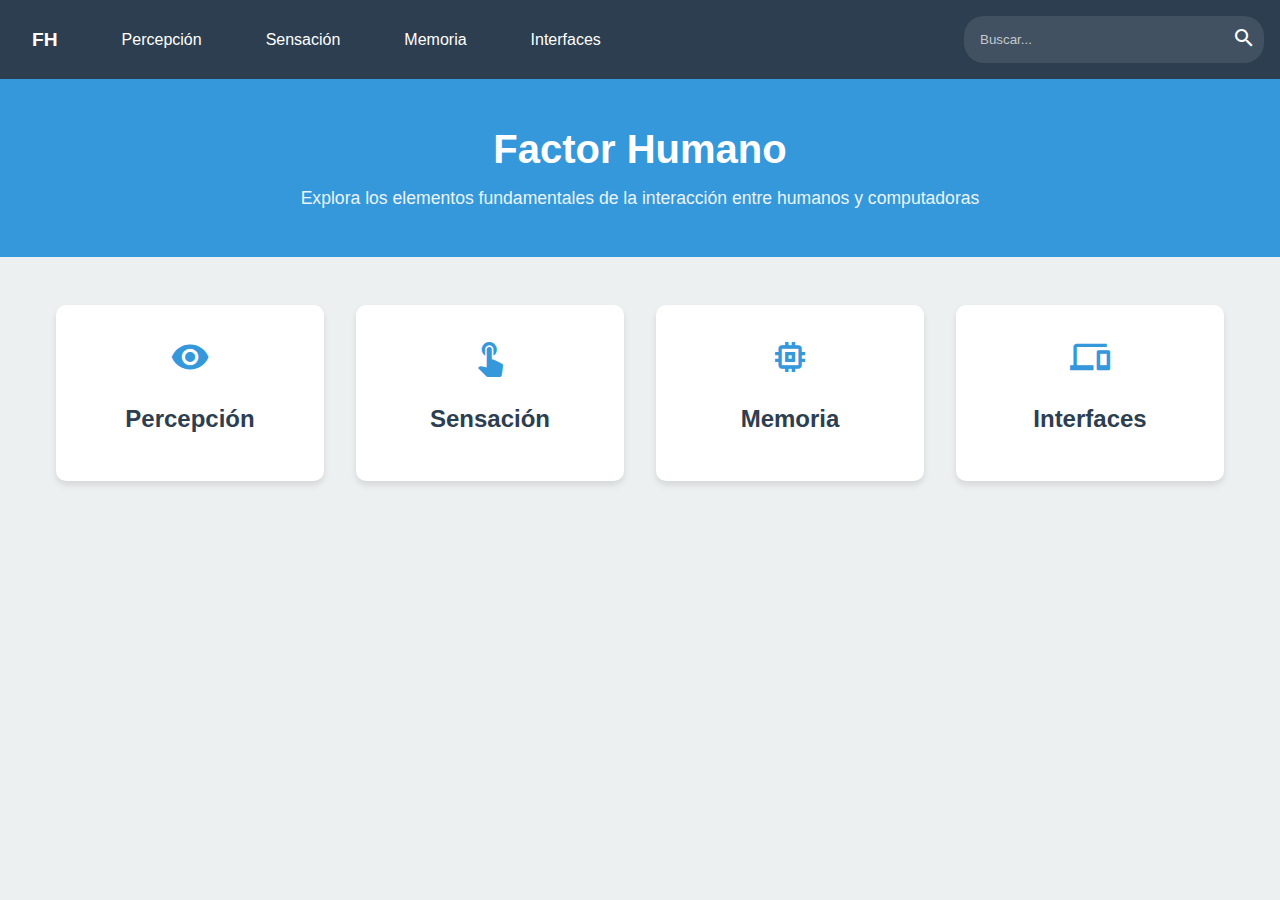
<file: index.html>
<!DOCTYPE html>
<html lang="es">
<head>
    <meta charset="UTF-8">
    <meta name="viewport" content="width=device-width, initial-scale=1.0">
    <title>Interacción Persona-Ordenador</title>
    <link rel="stylesheet" href="styles.css">
    <link href="https://fonts.googleapis.com/icon?family=Material+Icons" rel="stylesheet">
</head>
<body>
    <!-- Barra de navegación superior -->
    <nav class="top-nav">
        <div class="nav-left">
            <a href="index.html" class="logo">FH</a>
            <a href="percepcion.html">Percepción</a>
            <a href="sensacion.html">Sensación</a>
            <a href="memoria.html">Memoria</a>
            <a href="interfaces.html">Interfaces</a>
        </div>
        <div class="search-bar">
            <input type="text" placeholder="Buscar...">
            <button><i class="material-icons">search</i></button>
        </div>

    </nav>

    <!-- Header -->
    <header class="main-header">
        <h1>Factor Humano</h1>
        <p>Explora los elementos fundamentales de la interacción entre humanos y computadoras</p>
    </header>

    <!-- Contenido principal -->
    <main class="main-content">
        <div class="cards-container">
            <a href="percepcion.html" class="card" id="percepcion">
                <div class="card-icon">
                    <i class="material-icons">visibility</i>
                </div>
                <h3>Percepción</h3>

            </a>

            <a href="sensacion.html" class="card" id="sensacion">
                <div class="card-icon">
                    <i class="material-icons">touch_app</i>
                </div>
                <h3>Sensación</h3>
 
            </a>

            <a href="memoria.html" class="card" id="memoria">
                <div class="card-icon">
                    <i class="material-icons">memory</i>
                </div>
                <h3>Memoria</h3>

            </a>

            <a href="interfaces.html" class="card" id="interfaces">
                <div class="card-icon">
                    <i class="material-icons">devices</i>
                </div>
                <h3>Interfaces</h3>
         
            </a>
        </div>
    </main>
</body>
</html>
</file>
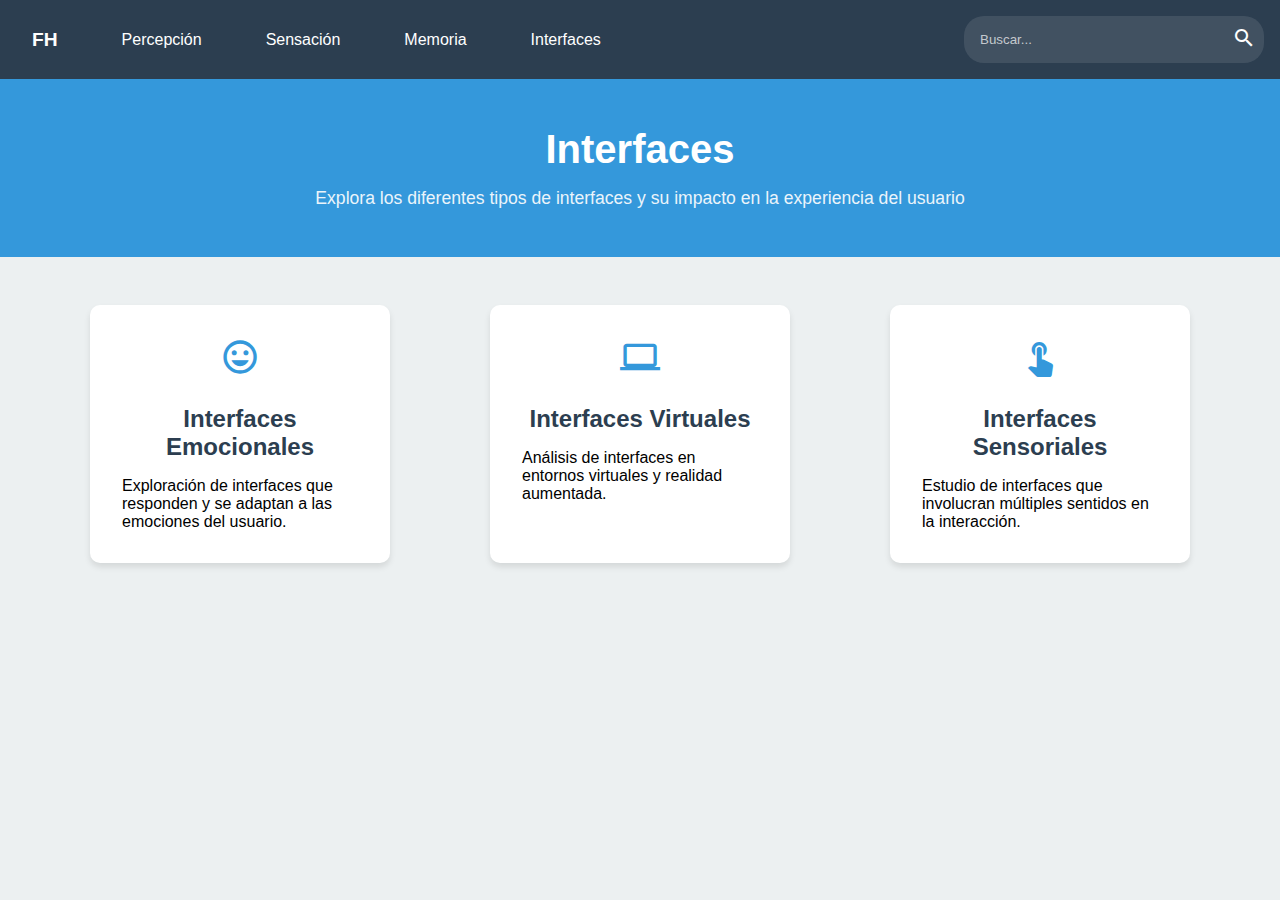
<file: interfaces.html>
<!DOCTYPE html>
<html lang="es">
<head>
    <meta charset="UTF-8">
    <meta name="viewport" content="width=device-width, initial-scale=1.0">
    <title>Interfaces - Factor Humano</title>
    <link rel="stylesheet" href="styles.css">
    <link href="https://fonts.googleapis.com/icon?family=Material+Icons" rel="stylesheet">
</head>
<body>
    <!-- Barra de navegación superior -->
    <nav class="top-nav">
        <div class="nav-left">
            <a href="index.html" class="logo">FH</a>
            <a href="percepcion.html">Percepción</a>
            <a href="sensacion.html">Sensación</a>
            <a href="memoria.html">Memoria</a>
            <a href="interfaces.html">Interfaces</a>
        </div>
        <div class="search-bar">
            <input type="text" placeholder="Buscar...">
            <button><i class="material-icons">search</i></button>
        </div>
    </nav>

    <!-- Header -->
    <header class="main-header">
        <h1>Interfaces</h1>
        <p>Explora los diferentes tipos de interfaces y su impacto en la experiencia del usuario</p>
    </header>

    <main class="main-content">
        <div class="cards-container">
            <div class="card">
                <div class="card-icon">
                    <i class="material-icons">mood</i>
                </div>
                <h3>Interfaces Emocionales</h3>
                <p>Exploración de interfaces que responden y se adaptan a las emociones del usuario.</p>
            </div>

            <div class="card">
                <div class="card-icon">
                    <i class="material-icons">computer</i>
                </div>
                <h3>Interfaces Virtuales</h3>
                <p>Análisis de interfaces en entornos virtuales y realidad aumentada.</p>
            </div>

            <div class="card">
                <div class="card-icon">
                    <i class="material-icons">touch_app</i>
                </div>
                <h3>Interfaces Sensoriales</h3>
                <p>Estudio de interfaces que involucran múltiples sentidos en la interacción.</p>
            </div>
        </div>
    </main>
</body>
</html>
</file>
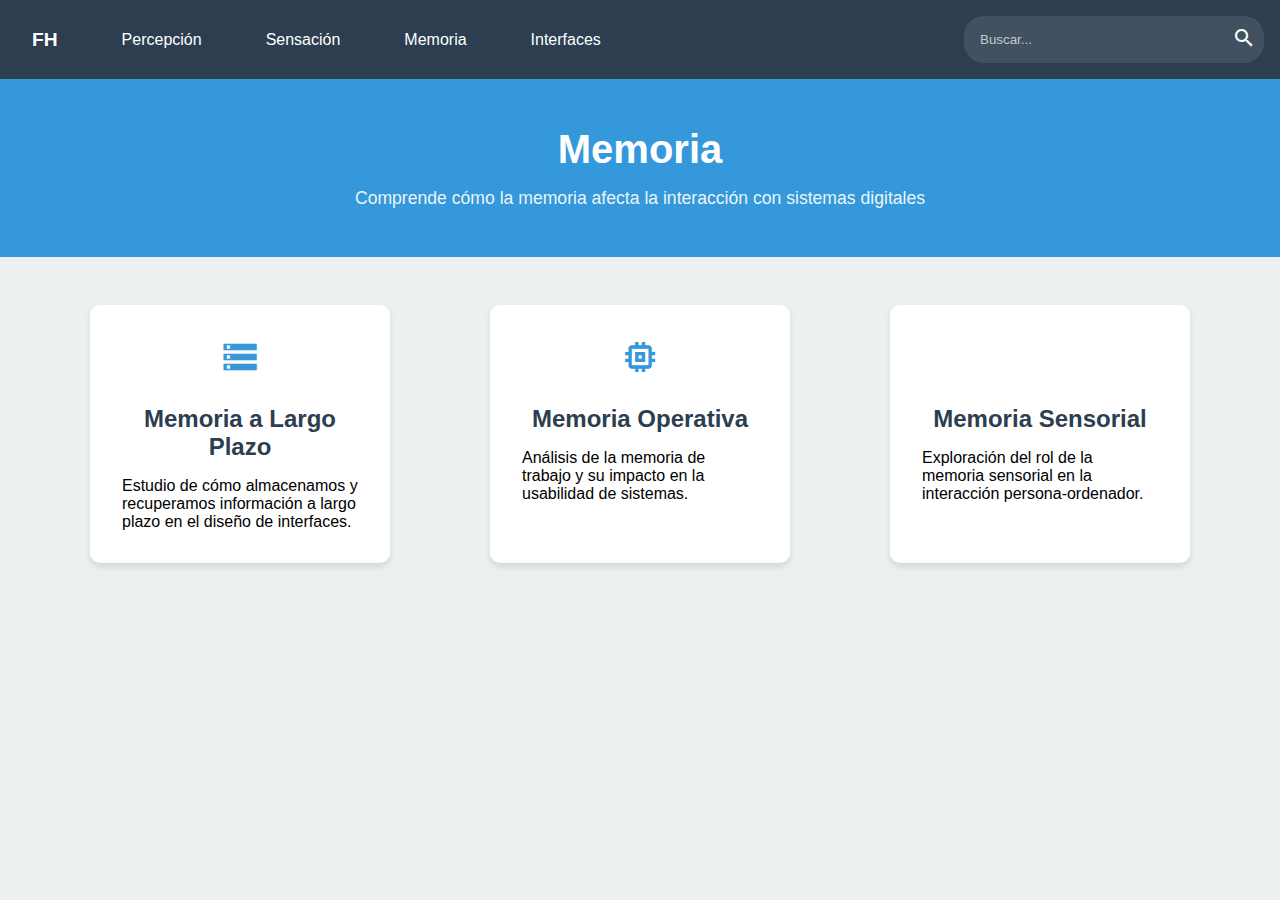
<file: memoria.html>
<!DOCTYPE html>
<html lang="es">
<head>
    <meta charset="UTF-8">
    <meta name="viewport" content="width=device-width, initial-scale=1.0">
    <title>Memoria - Factor Humano</title>
    <link rel="stylesheet" href="styles.css">
    <link href="https://fonts.googleapis.com/icon?family=Material+Icons" rel="stylesheet">
</head>
<body>
    <!-- Barra de navegación superior -->
    <nav class="top-nav">
        <div class="nav-left">
            <a href="index.html" class="logo">FH</a>
            <a href="percepcion.html">Percepción</a>
            <a href="sensacion.html">Sensación</a>
            <a href="memoria.html">Memoria</a>
            <a href="interfaces.html">Interfaces</a>
        </div>
        <div class="search-bar">
            <input type="text" placeholder="Buscar...">
            <button><i class="material-icons">search</i></button>
        </div>
    </nav>

    <!-- Header -->
    <header class="main-header">
        <h1>Memoria</h1>
        <p>Comprende cómo la memoria afecta la interacción con sistemas digitales</p>
    </header>

    <main class="main-content">
        <div class="cards-container">
            <div class="card">
                <div class="card-icon">
                    <i class="material-icons">storage</i>
                </div>
                <h3>Memoria a Largo Plazo</h3>
                <p>Estudio de cómo almacenamos y recuperamos información a largo plazo en el diseño de interfaces.</p>
            </div>

            <div class="card">
                <div class="card-icon">
                    <i class="material-icons">memory</i>
                </div>
                <h3>Memoria Operativa</h3>
                <p>Análisis de la memoria de trabajo y su impacto en la usabilidad de sistemas.</p>
            </div>

            <div class="card">
                <div class="card-icon">
                    <i class="material-icons">sensors</i>
                </div>
                <h3>Memoria Sensorial</h3>
                <p>Exploración del rol de la memoria sensorial en la interacción persona-ordenador.</p>
            </div>
        </div>
    </main>
</body>
</html>
</file>
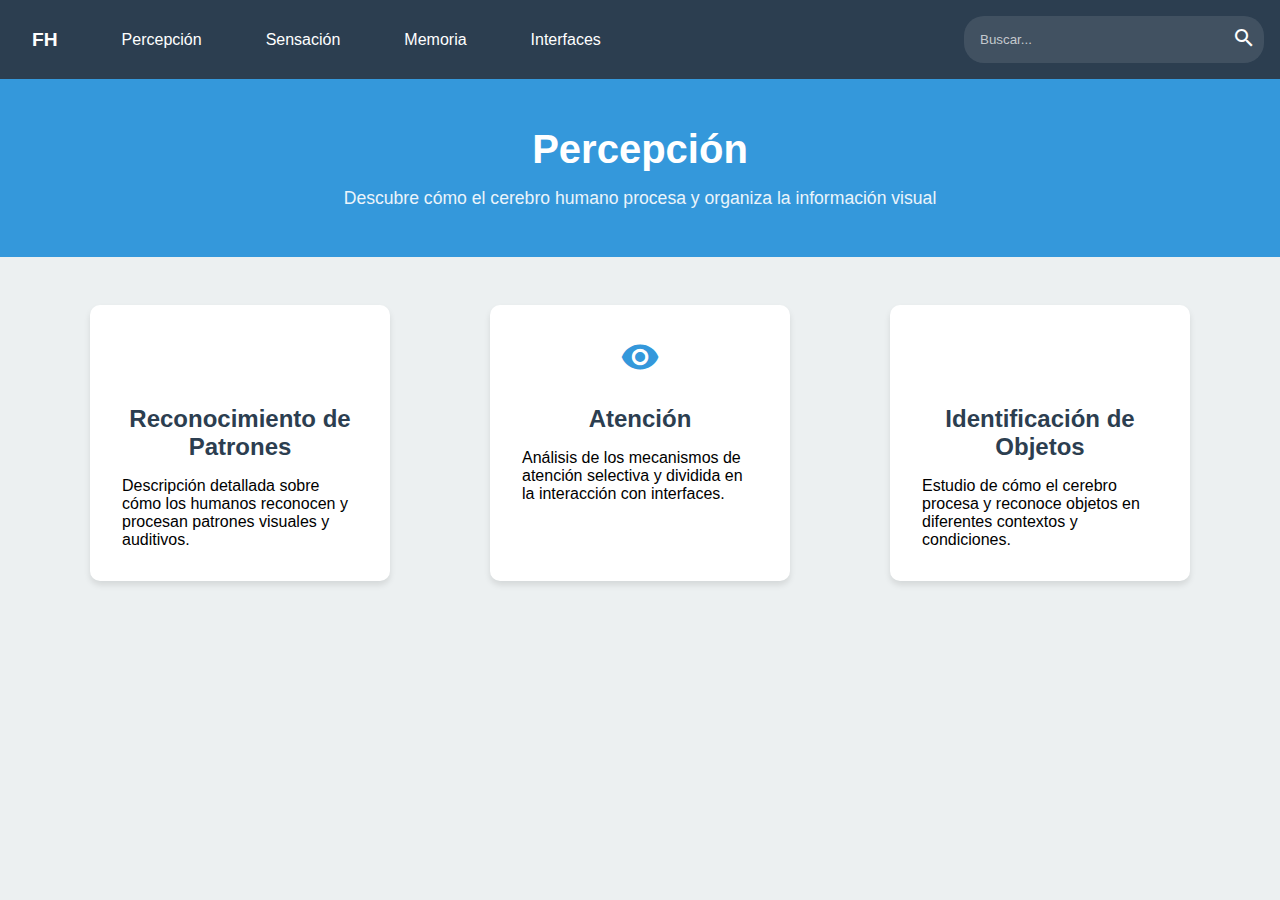
<file: percepcion.html>
<!DOCTYPE html>
<html lang="es">
<head>
    <meta charset="UTF-8">
    <meta name="viewport" content="width=device-width, initial-scale=1.0">
    <title>Percepción - Factor Humano</title>
    <link rel="stylesheet" href="styles.css">
    <link href="https://fonts.googleapis.com/icon?family=Material+Icons" rel="stylesheet">
</head>
<body>
    <!-- Barra de navegación superior -->
    <nav class="top-nav">
        <div class="nav-left">
            <a href="index.html" class="logo">FH</a>
            <a href="percepcion.html">Percepción</a>
            <a href="sensacion.html">Sensación</a>
            <a href="memoria.html">Memoria</a>
            <a href="interfaces.html">Interfaces</a>
        </div>
        <div class="search-bar">
            <input type="text" placeholder="Buscar...">
            <button><i class="material-icons">search</i></button>
        </div>
    </nav>

    <!-- Header -->
    <header class="main-header">
        <h1>Percepción</h1>
        <p>Descubre cómo el cerebro humano procesa y organiza la información visual</p>
    </header>

    <main class="main-content">
        <div class="cards-container">
            <div class="card">
                <div class="card-icon">
                    <i class="material-icons">pattern</i>
                </div>
                <h3>Reconocimiento de Patrones</h3>
                <p>Descripción detallada sobre cómo los humanos reconocen y procesan patrones visuales y auditivos.</p>
            </div>

            <div class="card">
                <div class="card-icon">
                    <i class="material-icons">visibility</i>
                </div>
                <h3>Atención</h3>
                <p>Análisis de los mecanismos de atención selectiva y dividida en la interacción con interfaces.</p>
            </div>

            <div class="card">
                <div class="card-icon">
                    <i class="material-icons">category</i>
                </div>
                <h3>Identificación de Objetos</h3>
                <p>Estudio de cómo el cerebro procesa y reconoce objetos en diferentes contextos y condiciones.</p>
            </div>
        </div>
    </main>
</body>
</html>
</file>
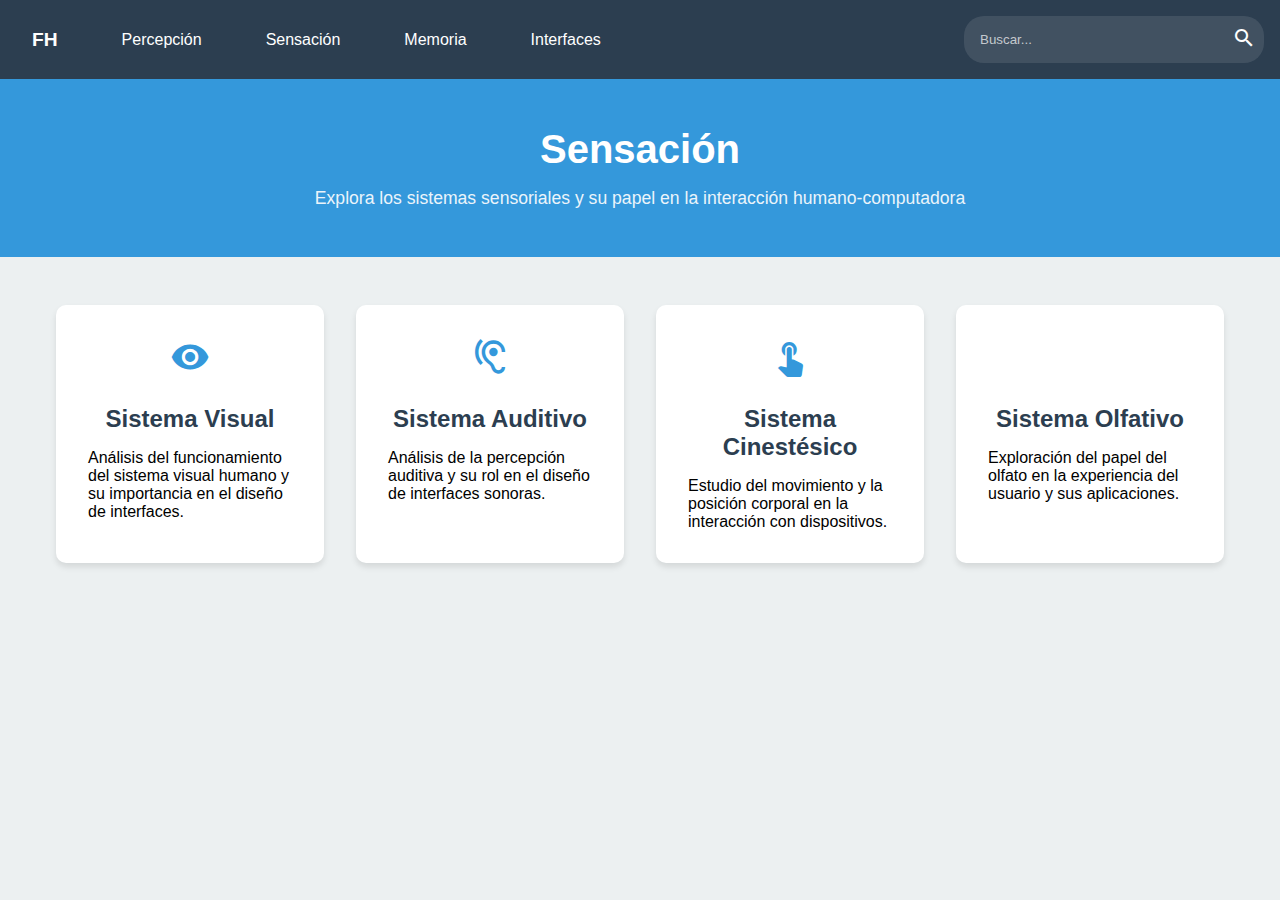
<file: sensacion.html>
<!DOCTYPE html>
<html lang="es">
<head>
    <meta charset="UTF-8">
    <meta name="viewport" content="width=device-width, initial-scale=1.0">
    <title>Sensación - Factor Humano</title>
    <link rel="stylesheet" href="styles.css">
    <link href="https://fonts.googleapis.com/icon?family=Material+Icons" rel="stylesheet">
</head>
<body>
    <!-- Barra de navegación superior -->
    <nav class="top-nav">
        <div class="nav-left">
            <a href="index.html" class="logo">FH</a>
            <a href="percepcion.html">Percepción</a>
            <a href="sensacion.html">Sensación</a>
            <a href="memoria.html">Memoria</a>
            <a href="interfaces.html">Interfaces</a>
        </div>
        <div class="search-bar">
            <input type="text" placeholder="Buscar...">
            <button><i class="material-icons">search</i></button>
        </div>
    </nav>

    <!-- Header -->
    <header class="main-header">
        <h1>Sensación</h1>
        <p>Explora los sistemas sensoriales y su papel en la interacción humano-computadora</p>
    </header>

    <main class="main-content">
        <div class="cards-container">
            <div class="card">
                <div class="card-icon">
                    <i class="material-icons">remove_red_eye</i>
                </div>
                <h3>Sistema Visual</h3>
                <p>Análisis del funcionamiento del sistema visual humano y su importancia en el diseño de interfaces.</p>
            </div>

            <div class="card">
                <div class="card-icon">
                    <i class="material-icons">hearing</i>
                </div>
                <h3>Sistema Auditivo</h3>
                <p>Análisis de la percepción auditiva y su rol en el diseño de interfaces sonoras.</p>
            </div>

            <div class="card">
                <div class="card-icon">
                    <i class="material-icons">touch_app</i>
                </div>
                <h3>Sistema Cinestésico</h3>
                <p>Estudio del movimiento y la posición corporal en la interacción con dispositivos.</p>
            </div>

            <div class="card">
                <div class="card-icon">
                    <i class="material-icons">air</i>
                </div>
                <h3>Sistema Olfativo</h3>
                <p>Exploración del papel del olfato en la experiencia del usuario y sus aplicaciones.</p>
            </div>
        </div>
    </main>
</body>
</html>
</file>
<file: styles.css>
:root {
    --primary-color: #2c3e50;
    --secondary-color: #3498db;
    --background-color: #ecf0f1;
    --text-color: #333;
    --card-hover: #f5f6fa;
}

* {
    margin: 0;
    padding: 0;
    box-sizing: border-box;
}

body {
    font-family: Arial, sans-serif;
    background-color: var(--background-color);
    min-height: 100vh;
}

/* Barra de navegación superior */
.top-nav {
    background-color: var(--primary-color);
    padding: 1rem;
    display: flex;
    justify-content: space-between;
    align-items: center;
    box-shadow: 0 2px 4px rgba(0,0,0,0.1);
}

.nav-left {
    display: flex;
    align-items: center;
    gap: 2rem;
}

.nav-left a {
    text-decoration: none;
    color: white;
    padding: 0.5rem 1rem;
    border-radius: 4px;
    transition: background-color 0.3s;
}

.nav-left a:hover {
    background-color: rgba(255,255,255,0.1);
}

.logo {
    font-weight: bold;
    font-size: 1.2rem;
}

.search-bar {
    display: flex;
    align-items: center;
    background-color: rgba(255,255,255,0.1);
    border-radius: 20px;
    padding: 0.5rem;
    width: 300px;
}

.search-bar input {
    border: none;
    background: none;
    padding: 0.5rem;
    width: 100%;
    outline: none;
    color: white;
}

.search-bar input::placeholder {
    color: rgba(255,255,255,0.7);
}

.search-bar button {
    background: none;
    border: none;
    cursor: pointer;
    color: white;
}

/* Header */
.main-header {
    text-align: center;
    padding: 3rem 1rem;
    background-color: var(--secondary-color);
    color: white;
}

.main-header h1 {
    margin-bottom: 1rem;
    font-size: 2.5rem;
}

.main-header p {
    font-size: 1.1rem;
    opacity: 0.9;
}

/* Contenido principal */
.main-content {
    padding: 3rem 2rem;
}

.cards-container {
    display: grid;
    grid-template-columns: repeat(auto-fit, minmax(250px, 1fr));
    gap: 2rem;
    max-width: 1200px;
    margin: 0 auto;
    padding: 0 1rem;
    justify-items: center;
}

.card {
    width: 100%;
    max-width: 300px;
    background-color: white;
    padding: 2rem;
    border-radius: 10px;
    box-shadow: 0 4px 6px rgba(0,0,0,0.1);
    transition: all 0.3s ease;
    text-decoration: none;
    color: inherit;
    display: block;
}

.card:hover {
    transform: translateY(-5px);
    background-color: var(--card-hover);
}

.card-icon {
    text-align: center;
    margin-bottom: 1.5rem;
}

.card-icon i {
    font-size: 2.5rem;
    color: var(--secondary-color);
}

.card h3 {
    color: var(--primary-color);
    margin-bottom: 1rem;
    text-align: center;
    font-size: 1.5rem;
}

.card ul {
    list-style: none;
    padding-left: 1rem;
}

.card ul li {
    margin: 0.5rem 0;
    color: var(--text-color);
    position: relative;
    padding-left: 1.5rem;
}

.card ul li:before {
    content: "•";
    color: var(--secondary-color);
    position: absolute;
    left: 0;
}

/* Asegurarse de que los cards que son enlaces mantengan el estilo */
a.card {
    text-decoration: none;
    color: inherit;
}

/* Responsive */
@media (max-width: 1024px) {
    .cards-container {
        grid-template-columns: repeat(2, 1fr);
    }
}

@media (max-width: 768px) {
    .nav-left a:not(.logo) {
        display: none;
    }
    
    .search-bar {
        width: 200px;
    }
    
    .main-header h1 {
        font-size: 2rem;
    }

    .cards-container {
        grid-template-columns: 1fr;
    }
}
</file>
